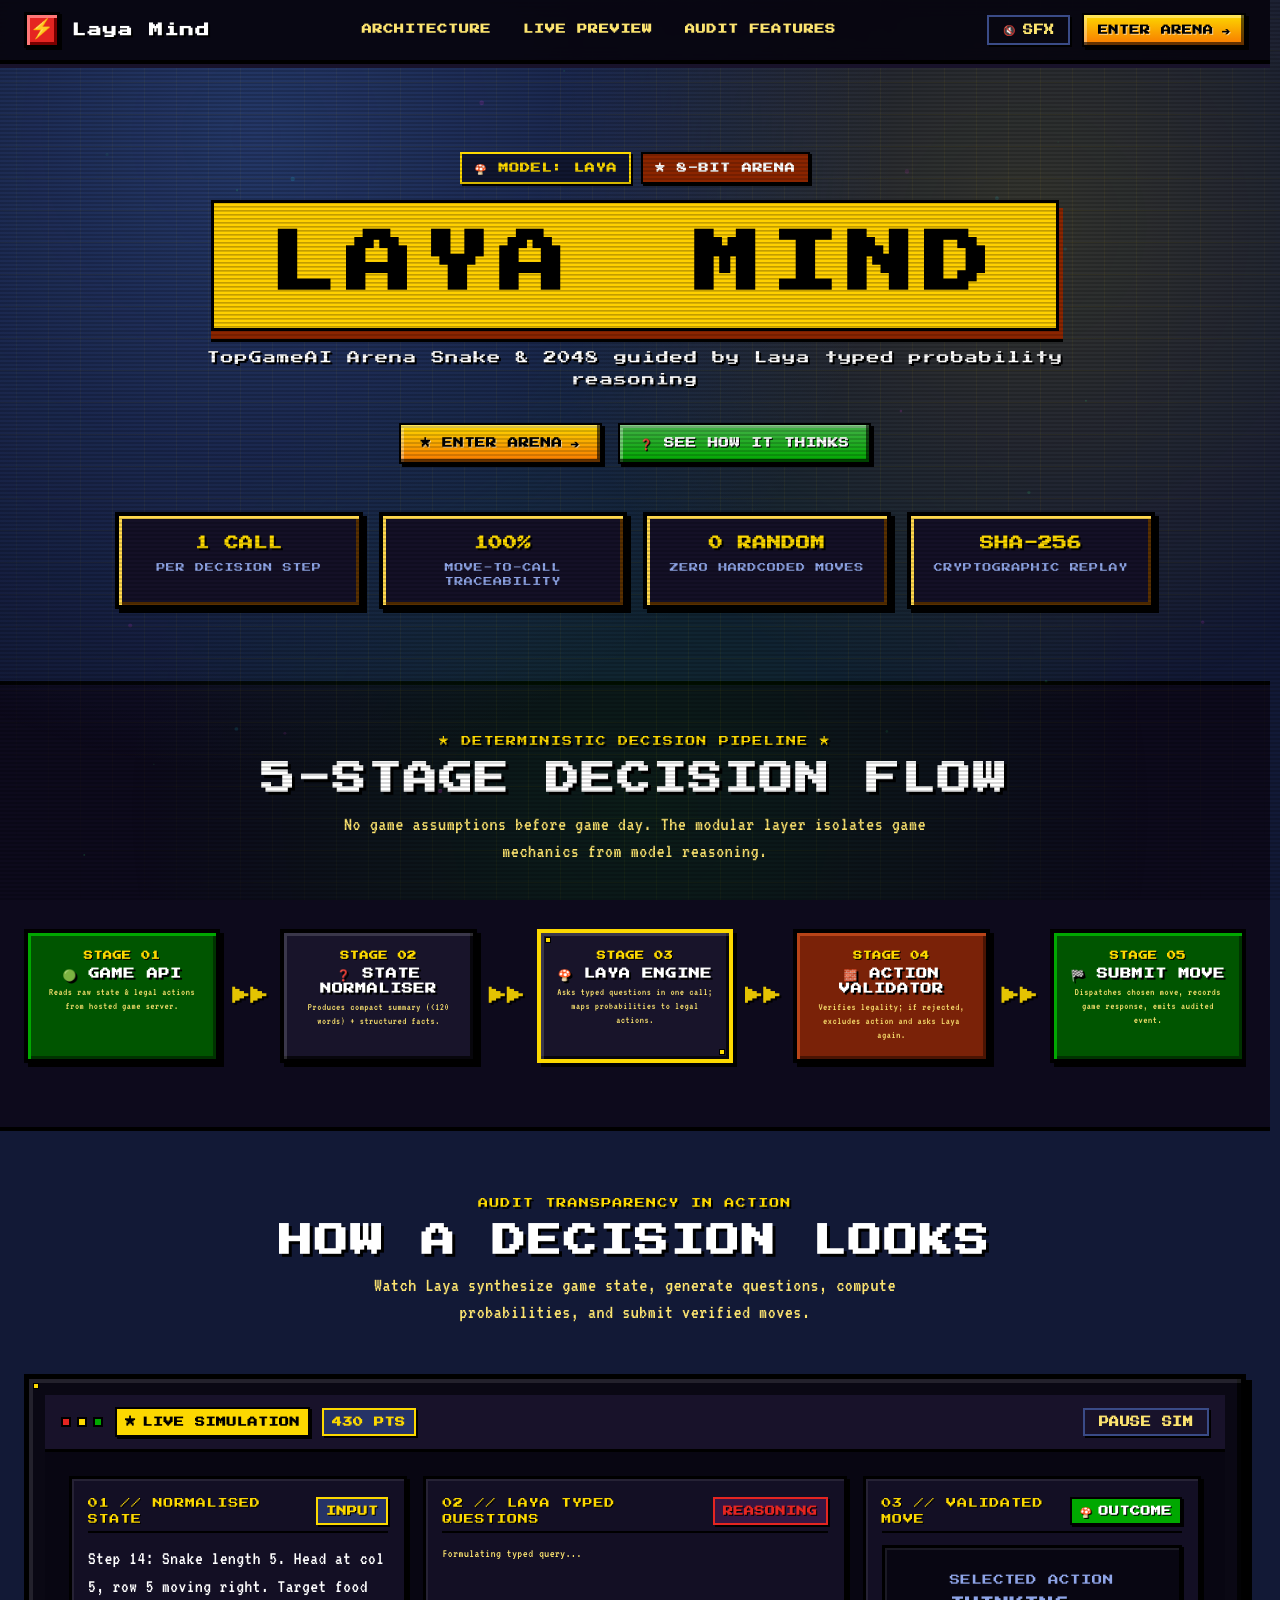
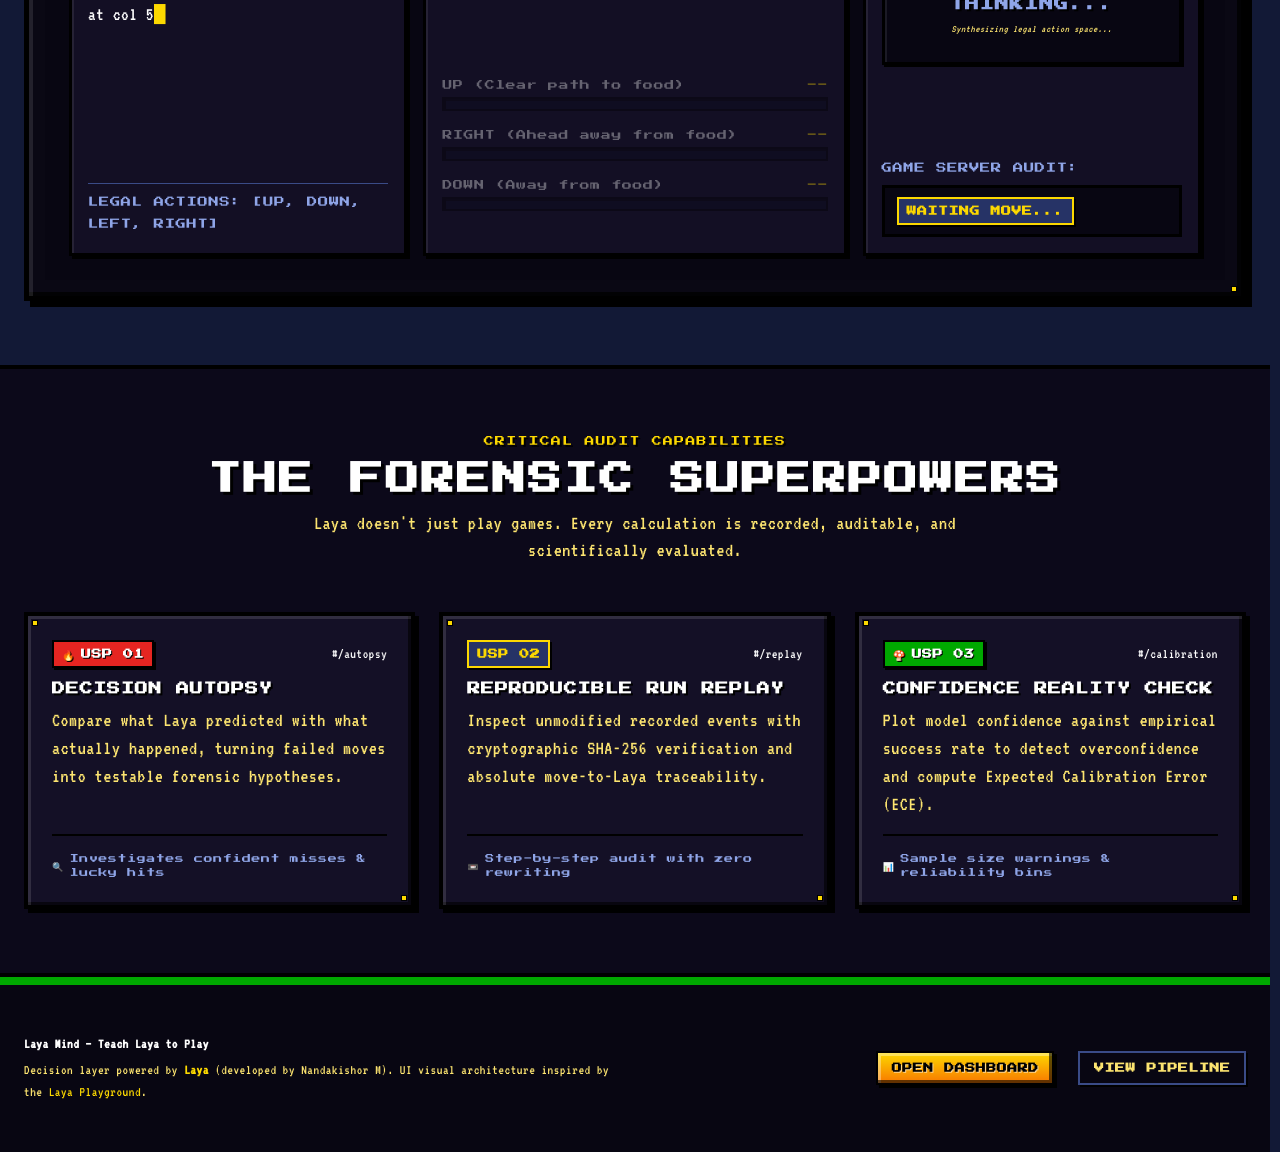
<file: web/index.html>
<!DOCTYPE html>
<html lang="en">
<head>
  <meta charset="UTF-8">
  <meta name="viewport" content="width=device-width, initial-scale=1.0">
  <meta name="description" content="Laya Mind: Teach Laya to play hosted games. Every move logged. Every decision visible. Deterministic audit layer for hackathon autonomous gaming.">
  <title>Laya Mind — Teach Laya to Play</title>
  <meta http-equiv="Cache-Control" content="no-cache, no-store, must-revalidate">
  <meta http-equiv="Pragma" content="no-cache">
  <meta http-equiv="Expires" content="0">
  <link rel="stylesheet" href="css/tokens.css?v=20261014_hd">
  <link rel="stylesheet" href="css/base.css?v=20261014_hd">
  <link rel="stylesheet" href="css/components.css?v=20261014_hd">
  <link rel="stylesheet" href="css/landing.css?v=20261014_hd">
</head>
<body>
  <!-- Ambient Cyber Overlays -->
  <div class="bg-grid" aria-hidden="true"></div>
  <div class="bg-ambient" aria-hidden="true"></div>
  <div class="scanlines" aria-hidden="true"></div>

  <!-- Header / Navigation -->
  <header class="site-header">
    <div class="container nav-container">
      <a href="index.html" class="brand-logo" aria-label="Laya Mind Home">
        <span class="brand-icon" aria-hidden="true">⚡</span>
        <span class="brand-title">Laya Mind</span>
      </a>

      <nav aria-label="Main Navigation">
        <ul class="nav-links">
          <li><a href="#pipeline" class="nav-link">Architecture</a></li>
          <li><a href="#preview" class="nav-link">Live Preview</a></li>
          <li><a href="#usps" class="nav-link">Audit Features</a></li>
        </ul>
      </nav>

      <div style="display: flex; align-items: center; gap: var(--space-sm);">
        <button id="btn-sound-toggle-landing" class="btn btn-ghost btn-sm" aria-label="Toggle 8-bit sound" title="Toggle 8-bit retro sound">
          <span id="sound-landing-icon">🔇</span>
          <span id="sound-landing-label">SFX</span>
        </button>
        <a href="dashboard.html" class="btn btn-primary btn-sm" id="btn-header-arena">
          <span>ENTER ARENA</span>
          <span aria-hidden="true">➔</span>
        </a>
      </div>
    </div>
  </header>

  <main>
    <!-- Hero Section -->
    <section class="hero container" aria-labelledby="hero-heading">
      <div class="hero-meta-badge">
        <span class="hero-badge hero-badge-model">🍄 MODEL: LAYA</span>
        <span class="hero-badge hero-badge-arena">★ 8-BIT ARENA</span>
      </div>

      <div class="hero-banner-wrapper">
        <h1 id="hero-heading" class="hero-title-banner">Laya Mind</h1>
      </div>
      <p class="hero-tagline">
        TopGameAI Arena — Snake (12x12 Grid) guided by Laya typed probability reasoning
      </p>

      <div class="hero-actions">
        <a href="dashboard.html" class="btn btn-primary btn-lg" id="btn-hero-arena">
          <span>★ ENTER ARENA</span>
          <span aria-hidden="true">➔</span>
        </a>
        <a href="#preview" class="btn btn-secondary btn-lg" id="btn-hero-preview">
          <span>❓ SEE HOW IT THINKS</span>
        </a>
      </div>

      <!-- Quick Stats Ticker -->
      <div class="stats-strip" aria-label="System Guarantees">
        <div class="stat-item">
          <div class="stat-value">1 CALL</div>
          <div class="stat-label">Per Decision Step</div>
        </div>
        <div class="stat-item">
          <div class="stat-value">100%</div>
          <div class="stat-label">Move-to-Call Traceability</div>
        </div>
        <div class="stat-item">
          <div class="stat-value">0 RANDOM</div>
          <div class="stat-label">Zero Hardcoded Moves</div>
        </div>
        <div class="stat-item">
          <div class="stat-value">SHA-256</div>
          <div class="stat-label">Cryptographic Replay</div>
        </div>
      </div>
    </section>

    <!-- Pipeline Strip Section -->
    <section id="pipeline" class="pipeline-section" aria-labelledby="pipeline-heading">
      <div class="container">
        <div class="section-header">
          <div class="section-tag">★ DETERMINISTIC DECISION PIPELINE ★</div>
          <h2 id="pipeline-heading" class="section-title">5-STAGE DECISION FLOW</h2>
          <p class="section-desc">
            No game assumptions before game day. The modular layer isolates game mechanics from model reasoning.
          </p>
        </div>

        <div class="pipeline-strip" role="list" aria-label="Pipeline Stages">
          <!-- Stage 1 -->
          <div class="pipeline-node card-pipe" role="listitem">
            <span class="pipeline-node-num">STAGE 01</span>
            <h3 class="pipeline-node-title">🟢 Game API</h3>
            <p class="pipeline-node-desc">Reads raw state &amp; legal actions from hosted game server.</p>
          </div>

          <div class="pipeline-arrow" aria-hidden="true">▶▶</div>

          <!-- Stage 2 -->
          <div class="pipeline-node" role="listitem">
            <span class="pipeline-node-num">STAGE 02</span>
            <h3 class="pipeline-node-title">❓ State Normaliser</h3>
            <p class="pipeline-node-desc">Produces compact summary (&lt;120 words) + structured facts.</p>
          </div>

          <div class="pipeline-arrow" aria-hidden="true">▶▶</div>

          <!-- Stage 3 -->
          <div class="pipeline-node hud-card" style="border-color: var(--mario-yellow);" role="listitem">
            <span class="pipeline-node-num" style="color: var(--mario-yellow);">STAGE 03</span>
            <h3 class="pipeline-node-title">🍄 Laya Engine</h3>
            <p class="pipeline-node-desc">Asks typed questions in one call; maps probabilities to legal actions.</p>
          </div>

          <div class="pipeline-arrow" aria-hidden="true">▶▶</div>

          <!-- Stage 4 -->
          <div class="pipeline-node card-brick" role="listitem">
            <span class="pipeline-node-num">STAGE 04</span>
            <h3 class="pipeline-node-title">🧱 Action Validator</h3>
            <p class="pipeline-node-desc">Verifies legality; if rejected, excludes action and asks Laya again.</p>
          </div>

          <div class="pipeline-arrow" aria-hidden="true">▶▶</div>

          <!-- Stage 5 -->
          <div class="pipeline-node card-pipe" role="listitem">
            <span class="pipeline-node-num">STAGE 05</span>
            <h3 class="pipeline-node-title">🏁 Submit Move</h3>
            <p class="pipeline-node-desc">Dispatches chosen move, records game response, emits audited event.</p>
          </div>
        </div>
      </div>
    </section>

    <!-- "How a Decision Looks" Preview Section -->
    <section id="preview" class="preview-section container" aria-labelledby="preview-heading">
      <div class="section-header">
        <div class="section-tag">AUDIT TRANSPARENCY IN ACTION</div>
        <h2 id="preview-heading" class="section-title">HOW A DECISION LOOKS</h2>
        <p class="section-desc">
          Watch Laya synthesize game state, generate questions, compute probabilities, and submit verified moves.
        </p>
      </div>

      <div class="preview-console hud-card">
        <!-- Top status bar -->
        <div class="preview-topbar">
          <div class="preview-indicators">
            <div class="console-dots" aria-hidden="true">
              <span class="console-dot red"></span>
              <span class="console-dot amber"></span>
              <span class="console-dot green"></span>
            </div>
            <span class="badge badge-live">LIVE SIMULATION</span>
            <span class="badge badge-cyan" id="sim-score-counter">430 PTS</span>
          </div>

          <button id="sim-play-pause-btn" class="btn btn-ghost btn-sm" aria-label="Toggle simulation playback">
            PAUSE SIM
          </button>
        </div>

        <!-- 3-Column Decision Viewer -->
        <div class="preview-grid">
          <!-- Col 1: State -->
          <div class="preview-col">
            <div class="preview-col-title">
              <span>01 // NORMALISED STATE</span>
              <span class="badge badge-cyan">INPUT</span>
            </div>
            <div id="sim-state-text" class="preview-state-text">
              Loading scenario facts...
            </div>
            <div style="margin-top: auto; padding-top: var(--space-xs); border-top: 1px solid var(--border-subtle);">
              <span style="font-size: var(--text-xs); color: var(--text-muted); font-family: var(--font-mono);">
                LEGAL ACTIONS: [UP, DOWN, LEFT, RIGHT]
              </span>
            </div>
          </div>

          <!-- Col 2: Questions & Probabilities -->
          <div class="preview-col">
            <div class="preview-col-title">
              <span>02 // LAYA TYPED QUESTIONS</span>
              <span class="badge" style="background: rgba(255, 61, 242, 0.15); color: var(--neon-magenta); border-color: var(--neon-magenta);">REASONING</span>
            </div>
            <div id="sim-question-area" class="preview-questions-area">
              <div style="color: var(--text-secondary); font-size: var(--text-sm);">
                Formulating typed query...
              </div>
            </div>
            <div id="sim-options-container" style="display: flex; flex-direction: column; gap: var(--space-xs); margin-top: auto;">
              <!-- Probability bars populated via fx.js -->
            </div>
          </div>

          <!-- Col 3: Selected Action & Outcome -->
          <div class="preview-col">
            <div class="preview-col-title">
              <span>03 // VALIDATED MOVE</span>
              <span class="badge badge-good">OUTCOME</span>
            </div>

            <div class="preview-action-box">
              <div style="font-size: var(--text-xs); color: var(--text-muted); font-family: var(--font-mono); margin-bottom: 4px;">
                SELECTED ACTION
              </div>
              <div id="sim-decision-name" class="preview-action-name">
                THINKING...
              </div>
              <div id="sim-reason-text" class="preview-reason">
                Awaiting model evaluation...
              </div>
            </div>

            <div style="margin-top: auto; display: flex; flex-direction: column; gap: var(--space-xs);">
              <div style="font-size: var(--text-xs); color: var(--text-muted); font-family: var(--font-mono);">
                GAME SERVER AUDIT:
              </div>
              <div id="sim-response-box" class="preview-response-box">
                <span class="badge badge-cyan">WAITING MOVE...</span>
              </div>
            </div>
          </div>
        </div>
      </div>
    </section>

    <!-- Required USPs Section (4 Distinct Cards) -->
    <section id="usps" class="usp-section container" aria-labelledby="usps-heading">
      <div class="section-header">
        <div class="section-tag">CRITICAL AUDIT CAPABILITIES</div>
        <h2 id="usps-heading" class="section-title">THE FORENSIC SUPERPOWERS</h2>
        <p class="section-desc">
          Laya doesn't just play games. Every calculation is recorded, auditable, and scientifically evaluated.
        </p>
      </div>

      <div class="usp-grid">
        <!-- USP 1: Decision Autopsy -->
        <article class="hud-card card-interactive usp-card">
          <div class="usp-card-top">
            <div class="usp-badge-row">
              <span class="badge badge-bad">USP 01</span>
              <span class="kbd">#/autopsy</span>
            </div>
            <h3 class="usp-title">Decision Autopsy</h3>
            <p class="usp-sentence">
              Compare what Laya predicted with what actually happened, turning failed moves into testable forensic hypotheses.
            </p>
          </div>
          <div class="usp-card-footer">
            <span aria-hidden="true">🔍</span>
            <span>Investigates confident misses &amp; lucky hits</span>
          </div>
        </article>

        <!-- USP 2: Reproducible Run Replay -->
        <article class="hud-card card-interactive usp-card">
          <div class="usp-card-top">
            <div class="usp-badge-row">
              <span class="badge badge-cyan">USP 02</span>
              <span class="kbd">#/replay</span>
            </div>
            <h3 class="usp-title">Reproducible Run Replay</h3>
            <p class="usp-sentence">
              Inspect unmodified recorded events with cryptographic SHA-256 verification and absolute move-to-Laya traceability.
            </p>
          </div>
          <div class="usp-card-footer">
            <span aria-hidden="true">📼</span>
            <span>Step-by-step audit with zero rewriting</span>
          </div>
        </article>

        <!-- USP 3: Confidence Reality Check -->
        <article class="hud-card card-interactive usp-card">
          <div class="usp-card-top">
            <div class="usp-badge-row">
              <span class="badge badge-good">USP 03</span>
              <span class="kbd">#/calibration</span>
            </div>
            <h3 class="usp-title">Confidence Reality Check</h3>
            <p class="usp-sentence">
              Plot model confidence against empirical success rate to detect overconfidence and compute Expected Calibration Error (ECE).
            </p>
          </div>
          <div class="usp-card-footer">
            <span aria-hidden="true">📊</span>
            <span>Sample size warnings &amp; reliability bins</span>
          </div>
        </article>
      </div>
    </section>


  </main>

  <!-- Footer -->
  <footer class="site-footer">
    <div class="container footer-content">
      <div class="footer-credits">
        <p style="margin-bottom: 4px; color: var(--text-primary); font-weight: 600;">
          Laya Mind — Teach Laya to Play
        </p>
        <p style="margin-bottom: 0;">
          Decision layer powered by <strong>Laya</strong> (developed by Nandakishor M). 
          UI visual architecture inspired by the <a href="https://brainfunctioncollapse.com/laya" target="_blank" rel="noopener noreferrer">Laya Playground</a>.
        </p>
      </div>

      <div class="footer-links">
        <a href="dashboard.html" class="btn btn-primary btn-sm">OPEN DASHBOARD</a>
        <a href="#pipeline" class="btn btn-ghost btn-sm">VIEW PIPELINE</a>
      </div>
    </div>
  </footer>

  <!-- Script: fx.js micro-animations and simulation -->
  <script type="module">
    import { initDecisionSimulator, initParticleBackground, triggerMarioCoinPop, triggerMarioBlockBump } from './js/fx.js';
    import { toggleSound, isSoundEnabled, playMarioJumpSound, playMarioCoinSound } from './js/sound.js';
    import { gameConfig } from './config.js';

    document.addEventListener('DOMContentLoaded', () => {
      // Mount capped, rAF ambient particles
      initParticleBackground('.bg-ambient');

      // Update hero tagline if customized in web/config.js
      if (gameConfig && gameConfig.gameTagline) {
        const tagline = document.querySelector('.hero-tagline');
        if (tagline) {
          tagline.textContent = gameConfig.gameTagline;
        }
      }

      // Landing Sound Toggle Button
      const soundBtn = document.getElementById('btn-sound-toggle-landing');
      const soundIcon = document.getElementById('sound-landing-icon');
      const soundLabel = document.getElementById('sound-landing-label');

      if (soundBtn) {
        function updateLandingSoundUI() {
          const enabled = isSoundEnabled();
          if (soundIcon) soundIcon.textContent = enabled ? '🔊' : '🔇';
          if (soundLabel) soundLabel.textContent = enabled ? 'SFX ON' : 'SFX';
          if (enabled) soundBtn.classList.add('sound-active');
          else soundBtn.classList.remove('sound-active');
        }
        updateLandingSoundUI();

        soundBtn.addEventListener('click', () => {
          const newState = toggleSound();
          updateLandingSoundUI();
          triggerMarioBlockBump(soundBtn);
          if (newState) {
            triggerMarioCoinPop(soundBtn, 'SFX ON!');
          }
        });
      }

      // Add arcade interactive effects on arena buttons
      const arenaButtons = document.querySelectorAll('#btn-header-arena, #btn-hero-arena');
      arenaButtons.forEach(btn => {
        btn.addEventListener('click', () => {
          playMarioJumpSound();
          triggerMarioCoinPop(btn, 'ENTER!');
        });
      });

      // Interactive arcade blocks
      document.querySelectorAll('.stat-item, .pipeline-node').forEach(block => {
        block.style.cursor = 'pointer';
        block.addEventListener('click', () => {
          triggerMarioBlockBump(block);
          triggerMarioCoinPop(block, '+10');
          playMarioCoinSound();
        });
      });

      initDecisionSimulator({
        stateEl: document.getElementById('sim-state-text'),
        questionEl: document.getElementById('sim-question-area'),
        optionsContainer: document.getElementById('sim-options-container'),
        decisionEl: document.getElementById('sim-decision-name'),
        reasonEl: document.getElementById('sim-reason-text'),
        responseEl: document.getElementById('sim-response-box'),
        scoreEl: document.getElementById('sim-score-counter'),
        playPauseBtn: document.getElementById('sim-play-pause-btn')
      });
    });
  </script>
</body>
</html>
</file>
<file: web/css/tokens.css>
/* ==========================================================================
   BEAT THE BOT — MARIO RETRO ARCADE DESIGN TOKENS (tokens.css)
   Inspired by Super Mario Bros, 8-Bit NES Arcade, & Pixel Art UI
   ========================================================================== */

@import url('https://fonts.googleapis.com/css2?family=Press+Start+2P&family=VT323&family=Silkscreen:wght@400;700&family=JetBrains+Mono:wght@400;700&display=swap');

:root {
  /* --- Super Mario Iconic World Colors --- */
  --mario-sky: #5c94fc;             /* Classic World 1-1 Sky Blue */
  --mario-sky-dark: #1e2e6b;        /* Night Castle Sky */
  --mario-red: #e52521;             /* Mario Cap & Fire Flower */
  --mario-yellow: #fcd800;          /* Super Star & Gold Coin */
  --mario-yellow-dark: #d89800;     /* Deep Coin Shadow */
  --mario-green: #00a800;           /* Warp Pipe & 1-UP Mushroom */
  --mario-green-bright: #43b047;    /* Bright Grass Green */
  --mario-brick: #b84418;           /* Breakable Brick Block */
  --mario-brick-dark: #702800;      /* Brick Outline */
  --mario-orange: #f87800;          /* Question [?] Block Gold */
  --mario-cloud: #ffffff;           /* Puffy Pixel Cloud */
  --mario-dirt: #885418;            /* Underground Soil */
  --mario-dirt-dark: #482c0c;       /* Soil Outline */

  /* --- Primary Arcade Palette (Dark Blue NES Night Mode) --- */
  --bg-primary: #121936;            /* Deep NES Night Sky */
  --bg-secondary: #0c1126;          /* Darker World Grid */
  --bg-panel: #1b254d;              /* Retro HUD Blue Box */
  --bg-panel-elevated: #263366;     /* Elevated Question Panel */
  --bg-panel-translucent: rgba(27, 37, 77, 0.94);
  --bg-card-hover: #324385;

  /* --- Mapped Accent Tokens (Drop-in compatibility with HUD) --- */
  --neon-cyan: #fcd800;             /* Mapped to Super Star Gold */
  --neon-cyan-dim: #b89800;
  --neon-cyan-glow: rgba(252, 216, 0, 0.45);
  --neon-cyan-soft: rgba(252, 216, 0, 0.16);

  --neon-magenta: #e52521;          /* Mapped to Mario Red */
  --neon-magenta-dim: #9e120f;
  --neon-magenta-glow: rgba(229, 37, 33, 0.45);
  --neon-magenta-soft: rgba(229, 37, 33, 0.16);

  --neon-green: #00a800;            /* Mapped to 1-UP / Warp Pipe Green */
  --neon-green-dim: #006b00;
  --neon-green-glow: rgba(0, 168, 0, 0.45);
  --neon-green-soft: rgba(0, 168, 0, 0.16);

  --amber: #f87800;                 /* Mapped to Question Block Orange */
  --amber-dim: #b35200;
  --amber-glow: rgba(248, 120, 0, 0.45);
  --amber-soft: rgba(248, 120, 0, 0.18);

  --red: #d82800;                   /* Mapped to Hazard / Lava Red */
  --red-dim: #8a1500;
  --red-glow: rgba(216, 40, 0, 0.45);
  --red-soft: rgba(216, 40, 0, 0.18);

  /* --- Typography Colors --- */
  --text-primary: #ffffff;
  --text-secondary: #fce470;        /* Light Coin Gold */
  --text-muted: #8fa5e8;          /* Muted Sky Blue */
  --text-dim: #54689e;
  --text-inverse: #000000;

  /* --- Pixel Borders (Stepped Hard Shadows, No Blur) --- */
  --border-subtle: #3a4b87;
  --border-medium: #fcd800;         /* Gold Pixel Trim */
  --border-bright: #ffffff;
  --border-magenta-subtle: #e52521;
  --border-magenta-bright: #ff6860;

  /* --- 8-Bit Pixel Typography --- */
  --font-heading: 'Press Start 2P', 'Silkscreen', monospace;
  --font-body: 'VT323', 'Silkscreen', monospace;
  --font-mono: 'Press Start 2P', 'VT323', monospace;

  --text-xs: 0.65rem;     /* 10px in pixel font */
  --text-sm: 0.75rem;     /* 12px */
  --text-base: 0.875rem;  /* 14px */
  --text-lg: 1.125rem;    /* 18px */
  --text-xl: 1.35rem;     /* 22px */
  --text-2xl: 1.75rem;    /* 28px */
  --text-3xl: 2.25rem;    /* 36px */
  --text-4xl: 3rem;       /* 48px */

  /* --- Pixel Shadow System (Crisp Stepped Bevels) --- */
  --pixel-border: 0 0 0 3px #000, 0 0 0 6px #fcd800;
  --pixel-border-sm: 0 0 0 2px #000, 0 0 0 4px #fcd800;
  --pixel-border-brick: 0 0 0 3px #000, 0 0 0 6px #b84418;
  --pixel-border-pipe: 0 0 0 3px #000, 0 0 0 6px #00a800;
  --pixel-box-shadow: 4px 4px 0 #000;
  --pixel-text-shadow: 2px 2px 0 #000, 3px 3px 0 #000;

  --shadow-card: 4px 4px 0 #000, 8px 8px 0 rgba(0, 0, 0, 0.6);
  --shadow-card-elevated: 6px 6px 0 #000, 10px 10px 0 rgba(252, 216, 0, 0.3);

  --radius-xs: 0px;
  --radius-sm: 0px;
  --radius-md: 0px;
  --radius-lg: 0px;
  --radius-xl: 0px;
  --radius-full: 0px;

  /* --- Spacing Scale --- */
  --space-2xs: 4px;
  --space-xs: 8px;
  --space-sm: 12px;
  --space-md: 16px;
  --space-lg: 24px;
  --space-xl: 32px;
  --space-2xl: 48px;
  --space-3xl: 64px;
  --space-4xl: 96px;

  /* --- Transitions & Timing --- */
  --transition-fast: 120ms steps(3);
  --transition-normal: 220ms steps(5);
  --transition-slow: 400ms steps(8);

  /* --- Z-index Scale --- */
  --z-base: 1;
  --z-elevated: 10;
  --z-overlay: 100;
  --z-modal: 1000;
  --z-notification: 9999;
}
</file>
<file: web/css/base.css>
/* ==========================================================================
   BEAT THE BOT — BASE STYLES & RETRO MARIO PIXEL LAYOUT (base.css)
   ========================================================================== */

*, *::before, *::after {
  box-sizing: border-box;
  margin: 0;
  padding: 0;
  image-rendering: pixelated;
}

html {
  font-size: 16px;
  scroll-behavior: auto;
  overflow-y: scroll;
  scrollbar-gutter: stable;
  overflow-anchor: auto;
  background-color: var(--bg-primary);
  color: var(--text-primary);
  font-family: var(--font-body);
  text-rendering: geometricPrecision;
  -webkit-font-smoothing: none;
  -moz-osx-font-smoothing: none;
}

body {
  min-height: 100vh;
  background-color: var(--bg-primary);
  color: var(--text-primary);
  font-size: var(--text-base);
  line-height: 1.6;
  overflow-x: hidden;
  position: relative;
  letter-spacing: 0.04em;
}

/* --- Accessibility Focus States --- */
:focus-visible {
  outline: 3px solid var(--neon-cyan);
  outline-offset: 3px;
  box-shadow: 0 0 0 5px #000;
}

/* --- Retro Mario 8-Bit Typography Defaults --- */
h1, h2, h3, h4, h5, h6 {
  font-family: var(--font-heading);
  text-transform: uppercase;
  letter-spacing: 0.06em;
  font-weight: 700;
  line-height: 1.35;
  color: var(--text-primary);
  text-shadow: 2px 2px 0 #000, 4px 4px 0 #000;
}

h1 {
  font-size: clamp(1.4rem, 4vw, var(--text-3xl));
  color: var(--mario-yellow);
}

h2 {
  font-size: clamp(1.15rem, 2.8vw, var(--text-2xl));
  color: #ffffff;
}

h3 {
  font-size: clamp(0.95rem, 2vw, var(--text-xl));
  color: var(--mario-yellow);
}

h4 {
  font-size: var(--text-lg);
  color: #ffffff;
}

/* Mario 3D Gradient Banner (Inspired by "YOU WIN!" Reference) */
.mario-title-3d {
  display: inline-block;
  background: linear-gradient(180deg, #fce470 0%, #fcd800 35%, #f87800 65%, #b84418 100%);
  -webkit-background-clip: text;
  -webkit-text-fill-color: transparent;
  color: var(--mario-yellow);
  font-family: var(--font-heading);
  font-weight: 900;
  filter: drop-shadow(3px 3px 0 #000) drop-shadow(5px 5px 0 #481800);
}

p {
  color: var(--text-secondary);
  font-size: var(--text-base);
  margin-bottom: var(--space-sm);
  line-height: 1.6;
}

a {
  color: var(--mario-yellow);
  text-decoration: none;
  transition: color var(--transition-fast);
}

a:hover {
  color: #ffffff;
  text-shadow: 2px 2px 0 #000;
}

strong, b {
  color: var(--mario-yellow);
  font-weight: 700;
}

code, pre, .mono {
  font-family: var(--font-mono);
  font-size: 0.85em;
  color: var(--mario-yellow);
}

/* --- Mario 8-Bit Pixel Grid & Starry Sky Background --- */
.bg-grid {
  position: fixed;
  inset: 0;
  pointer-events: none;
  z-index: 0;
  background-image: 
    linear-gradient(to right, rgba(252, 216, 0, 0.05) 1px, transparent 1px),
    linear-gradient(to bottom, rgba(252, 216, 0, 0.05) 1px, transparent 1px);
  background-size: 32px 32px;
  background-position: center center;
  mask-image: radial-gradient(circle at 50% 30%, black 60%, transparent 95%);
  -webkit-mask-image: radial-gradient(circle at 50% 30%, black 60%, transparent 95%);
}

/* Twinkling Pixel Stars Overlay */
.bg-ambient {
  position: fixed;
  inset: 0;
  pointer-events: none;
  z-index: 0;
  background: 
    radial-gradient(circle at 20% 15%, rgba(92, 148, 252, 0.25) 0%, transparent 50%),
    radial-gradient(circle at 80% 25%, rgba(252, 216, 0, 0.15) 0%, transparent 40%),
    radial-gradient(circle at 50% 90%, rgba(0, 168, 0, 0.12) 0%, transparent 50%);
}

/* Subtle 8-Bit Arcade CRT Scanline Overlay */
.scanlines {
  position: fixed;
  inset: 0;
  pointer-events: none;
  z-index: var(--z-overlay);
  background: linear-gradient(
    rgba(18, 25, 54, 0) 50%, 
    rgba(0, 0, 0, 0.35) 50%
  );
  background-size: 100% 4px;
  opacity: 0.45;
}

/* --- 8-Bit Stepped Pixel Scrollbar --- */
::-webkit-scrollbar {
  width: 10px;
  height: 10px;
}

::-webkit-scrollbar-track {
  background: var(--bg-primary);
  border: 2px solid #000;
}

::-webkit-scrollbar-thumb {
  background: var(--mario-orange);
  border: 2px solid #000;
  box-shadow: inset -2px -2px 0 #b84418, inset 2px 2px 0 #fce470;
}

::-webkit-scrollbar-thumb:hover {
  background: var(--mario-yellow);
}

/* --- Selection Color --- */
::selection {
  background: var(--mario-yellow);
  color: #000;
  text-shadow: none;
}

/* --- Layout Wrappers --- */
.container {
  width: 100%;
  max-width: 1320px;
  margin-inline: auto;
  padding-inline: var(--space-lg);
  position: relative;
  z-index: 1;
}

.section {
  padding-block: var(--space-2xl);
  position: relative;
  z-index: 1;
}

/* --- Reduced Motion Compliance --- */
@media (prefers-reduced-motion: reduce) {
  *, *::before, *::after {
    animation-duration: 0.01ms !important;
    animation-iteration-count: 1 !important;
    transition-duration: 0.01ms !important;
    scroll-behavior: auto !important;
  }
}

/* --- HD 8-Bit Retro Arcade Utilities --- */
.bevel-3d {
  border: 3px solid #000 !important;
  box-shadow: 4px 4px 0 #000 !important;
  border-radius: 0 !important;
}

/* Green victory bevels for high scores / winners */
.bevel-green, .bevel-victory {
  background: #00a800 !important;
  border: 3px solid #000 !important;
  box-shadow: 4px 4px 0 #000, inset 2px 2px 0 #62d866, inset -2px -2px 0 #004d00 !important;
  color: #ffffff !important;
  text-shadow: 1px 1px 0 #000 !important;
  border-radius: 0 !important;
}

/* Amber bevels for uncertainty / rejected moves */
.bevel-amber {
  background: #f87800 !important;
  border: 3px solid #000 !important;
  box-shadow: 4px 4px 0 #000, inset 2px 2px 0 #ffaa44, inset -2px -2px 0 #883300 !important;
  color: #ffffff !important;
  text-shadow: 1px 1px 0 #000 !important;
  border-radius: 0 !important;
}

/* Mario red bevels for calibration cutoffs / collisions / severe faults */
.bevel-red, .bevel-cutoff {
  background: #e52521 !important;
  border: 3px solid #000 !important;
  box-shadow: 4px 4px 0 #000, inset 2px 2px 0 #ff6666, inset -2px -2px 0 #7a0000 !important;
  color: #ffffff !important;
  text-shadow: 1px 1px 0 #000 !important;
  border-radius: 0 !important;
}

/* Gold Question Block Bevel */
.bevel-gold {
  background: #fcd800 !important;
  border: 3px solid #000 !important;
  box-shadow: 4px 4px 0 #000, inset 2px 2px 0 #fff080, inset -2px -2px 0 #b38600 !important;
  color: #000000 !important;
  text-shadow: none !important;
  border-radius: 0 !important;
}

/* Clean, high-contrast arcade headings with pixel text shadows */
.arcade-heading {
  font-family: var(--font-heading) !important;
  text-shadow: 2px 2px 0 #000 !important;
  text-transform: uppercase !important;
  letter-spacing: 0.06em !important;
}

/* Consistent Arcade-style chamfered buttons & chips with tactile feedback */
.arcade-chip {
  display: inline-flex;
  align-items: center;
  gap: 6px;
  padding: 4px 10px;
  background: #141026;
  border: 2px solid #000;
  box-shadow: 2px 2px 0 #000, inset 1px 1px 0 rgba(255, 255, 255, 0.15);
  border-radius: 0;
  font-family: var(--font-heading);
  font-size: 10px;
  font-weight: 700;
  letter-spacing: 0.05em;
  color: var(--text-secondary);
  cursor: pointer;
  user-select: none;
  transition: all var(--transition-fast);
}

.arcade-chip:hover {
  background: var(--mario-yellow);
  color: #000;
  border-color: #000;
  box-shadow: 3px 3px 0 #000;
  transform: translate(-1px, -1px);
}

.arcade-chip:active {
  transform: translate(1px, 1px);
  box-shadow: 1px 1px 0 #000;
}
</file>
<file: web/css/components.css>
/* ==========================================================================
   BEAT THE BOT — MARIO RETRO ARCADE COMPONENTS (components.css)
   Pixel Art Boxes, Chunky 3D Arcade Buttons, Coin Meters, & Badges
   ========================================================================== */

/* --- 1. Mario Pixel HUD Card (.hud-card) --- */
.hud-card {
  position: relative;
  background-color: var(--bg-panel);
  border: 3px solid #000;
  border-radius: 0;
  padding: var(--space-md);
  box-shadow: 4px 4px 0 #000, inset 0 0 0 2px rgba(252, 216, 0, 0.25);
  transition: transform var(--transition-fast), box-shadow var(--transition-fast);
}

.hud-card:hover {
  box-shadow: 4px 4px 0 #000, inset 0 0 0 2px var(--mario-yellow);
}

/* Pixel Corner Studs */
.hud-card::before,
.hud-card::after {
  content: '';
  position: absolute;
  width: 6px;
  height: 6px;
  background: var(--mario-yellow);
  border: 1px solid #000;
  pointer-events: none;
}

.hud-card::before {
  top: 4px;
  left: 4px;
}

.hud-card::after {
  bottom: 4px;
  right: 4px;
}

/* Mario Brick & Fire Variant */
.hud-card.card-magenta {
  box-shadow: 4px 4px 0 #000, inset 0 0 0 2px rgba(229, 37, 33, 0.4);
}

.hud-card.card-magenta::before,
.hud-card.card-magenta::after {
  background: var(--mario-red);
}

.hud-card.card-magenta:hover {
  box-shadow: 4px 4px 0 #000, inset 0 0 0 2px var(--mario-red);
}

/* Interactive Card Bump */
.hud-card.card-interactive {
  cursor: pointer;
}

.hud-card.card-interactive:hover {
  transform: translateY(-3px);
  box-shadow: 4px 7px 0 #000, inset 0 0 0 2px var(--mario-yellow);
}

.hud-card.card-interactive:active {
  transform: translate(2px, 2px);
  box-shadow: 2px 2px 0 #000;
}

/* --- 2. Chunky 3D Arcade Buttons (.btn, .btn-primary, etc.) --- */
.btn {
  display: inline-flex;
  align-items: center;
  justify-content: center;
  gap: var(--space-xs);
  padding: 0.65rem 1.25rem;
  font-family: var(--font-heading);
  font-size: var(--text-xs);
  font-weight: 700;
  text-transform: uppercase;
  letter-spacing: 0.05em;
  text-decoration: none;
  cursor: pointer;
  border: 2px solid #000;
  background: var(--bg-panel-elevated);
  color: #ffffff;
  border-radius: 0;
  position: relative;
  box-shadow: 
    inset -3px -3px 0 0 rgba(0, 0, 0, 0.6), 
    inset 3px 3px 0 0 rgba(255, 255, 255, 0.35), 
    3px 3px 0 0 #000;
  transition: all var(--transition-fast);
  user-select: none;
}

.btn:hover {
  color: var(--mario-yellow);
  background: var(--bg-card-hover);
  transform: translateY(-2px);
  box-shadow: 
    inset -3px -3px 0 0 rgba(0, 0, 0, 0.6), 
    inset 3px 3px 0 0 rgba(255, 255, 255, 0.5), 
    3px 5px 0 0 #000;
}

.btn:active {
  transform: translate(3px, 3px);
  box-shadow: 
    inset 3px 3px 0 0 #000, 
    0 0 0 0 #000;
}

/* Primary Button (Super Star Gold / Question Block) */
.btn-primary {
  background: linear-gradient(180deg, #fcd800 0%, #f87800 100%);
  color: #000;
  text-shadow: 1px 1px 0 rgba(255, 255, 255, 0.6);
  border-color: #000;
}

.btn-primary:hover {
  background: linear-gradient(180deg, #fff080 0%, #fcd800 100%);
  color: #000;
}

/* Secondary Button (Warp Pipe Green) */
.btn-secondary {
  background: linear-gradient(180deg, #43b047 0%, #00a800 100%);
  color: #fff;
  text-shadow: 1px 1px 0 #000;
}

.btn-secondary:hover {
  background: linear-gradient(180deg, #62d866 0%, #00a800 100%);
  color: #fff;
}

/* Ghost Button (Retro Arcade Blue Border) */
.btn-ghost {
  background: transparent;
  border: 2px solid var(--border-subtle);
  color: var(--text-secondary);
  box-shadow: 2px 2px 0 #000;
}

.btn-ghost:hover {
  border-color: var(--mario-yellow);
  color: var(--mario-yellow);
  background: rgba(252, 216, 0, 0.1);
}

.btn-sm {
  padding: 0.45rem 0.85rem;
  font-size: 10px;
}

/* --- 3. Mario Badges & Status Chips (.badge) --- */
.badge {
  display: inline-flex;
  align-items: center;
  gap: 6px;
  padding: 4px 8px;
  font-family: var(--font-heading);
  font-size: 10px;
  font-weight: 700;
  text-transform: uppercase;
  letter-spacing: 0.05em;
  border-radius: 0;
  border: 2px solid #000;
  background: var(--bg-panel-elevated);
  color: var(--text-primary);
  box-shadow: 2px 2px 0 #000;
}

/* Live Super Star Flashing Badge */
.badge-live {
  background: var(--mario-yellow);
  color: #000;
  border-color: #000;
  animation: marioStarFlash 1.2s infinite;
}

@keyframes marioStarFlash {
  0%, 100% { background: var(--mario-yellow); color: #000; }
  50% { background: #ffffff; color: #000; }
}

.badge-live::before {
  content: '★';
  font-size: 11px;
}

/* Good Move / 1-UP Green */
.badge-good {
  background: var(--mario-green);
  color: #ffffff;
  text-shadow: 1px 1px 0 #000;
}

.badge-good::before {
  content: '🍄';
  font-size: 10px;
}

/* Bad Move / Fire Damage */
.badge-bad {
  background: var(--mario-red);
  color: #ffffff;
  text-shadow: 1px 1px 0 #000;
}

.badge-bad::before {
  content: '🔥';
  font-size: 10px;
}

/* Illegal / Question Block Retry */
.badge-illegal {
  background: var(--mario-orange);
  color: #000;
}

.badge-illegal::before {
  content: '❓';
  font-size: 10px;
}

.badge-cyan {
  background: var(--bg-panel-elevated);
  border-color: var(--mario-yellow);
  color: var(--mario-yellow);
}

.badge-demo {
  background: var(--mario-brick);
  color: #fff;
}

/* --- 4. Retro Segmented Coin Probability Bar (.prob-bar) --- */
.prob-bar {
  margin-bottom: var(--space-xs);
}

.prob-bar-header {
  display: flex;
  justify-content: space-between;
  align-items: center;
  font-family: var(--font-heading);
  font-size: 10px;
  margin-bottom: 4px;
}

.prob-bar-label {
  color: var(--text-primary);
}

.prob-bar-val {
  color: var(--mario-yellow);
  font-weight: 700;
}

.prob-bar-track {
  width: 100%;
  height: 14px;
  background: #080c1d;
  border: 2px solid #000;
  box-shadow: inset 2px 2px 0 rgba(0, 0, 0, 0.8);
  position: relative;
  overflow: hidden;
}

.prob-bar-fill {
  height: 100%;
  background: linear-gradient(90deg, #f87800 0%, #fcd800 100%);
  border-right: 2px solid #000;
  transition: width 400ms steps(8);
  position: relative;
}

/* Pixel notch pattern on fill */
.prob-bar-fill::after {
  content: '';
  position: absolute;
  inset: 0;
  background-image: linear-gradient(to right, rgba(0, 0, 0, 0.35) 2px, transparent 2px);
  background-size: 8px 100%;
}

.prob-bar.winner .prob-bar-fill {
  background: linear-gradient(90deg, #00a800 0%, #fcd800 100%);
}

.prob-bar.winner .prob-bar-label {
  color: var(--mario-yellow);
}

/* --- 5. Mario Question Card (.question-card) --- */
.question-card {
  background: var(--bg-panel-elevated);
  border: 2px solid #000;
  padding: var(--space-sm);
  margin-bottom: var(--space-sm);
  box-shadow: 3px 3px 0 #000;
}

.question-card-header {
  display: flex;
  justify-content: space-between;
  align-items: center;
  border-bottom: 2px solid #000;
  padding-bottom: 6px;
  margin-bottom: 8px;
}

.question-text {
  font-family: var(--font-body);
  font-size: var(--text-sm);
  color: #ffffff;
  margin-bottom: 8px;
  line-height: 1.4;
}

.option-row {
  margin-bottom: 6px;
}

.option-meta {
  display: flex;
  justify-content: space-between;
  align-items: center;
  font-size: 10px;
  font-family: var(--font-heading);
  margin-bottom: 2px;
}

.option-row.is-winner .option-label {
  color: var(--mario-yellow);
}

.option-row.is-winner .option-prob {
  color: var(--mario-yellow);
  font-weight: 700;
}

/* --- 6. Mario Micro-Interactions & Coin Pop Animations --- */
.mario-coin-pop {
  display: inline-block;
  animation: coinPopJump 0.6s steps(6) forwards;
}

@keyframes coinPopJump {
  0% { transform: translateY(0); opacity: 1; }
  50% { transform: translateY(-24px); opacity: 1; }
  100% { transform: translateY(-36px); opacity: 0; }
}

.mario-block-bump {
  animation: blockBump 0.22s steps(4) forwards;
}

@keyframes blockBump {
  0% { transform: translateY(0); }
  50% { transform: translateY(-6px); }
  100% { transform: translateY(0); }
}

/* Chip */
.chip {
  display: inline-flex;
  align-items: center;
  padding: 4px 8px;
  font-size: 10px;
  font-family: var(--font-heading);
  border: 2px solid #000;
  background: var(--bg-panel-elevated);
  box-shadow: 2px 2px 0 #000;
}

.chip-active {
  background: var(--mario-green);
  color: #fff;
}
</file>
<file: web/css/landing.css>
/* ==========================================================================
   BEAT THE BOT — LANDING PAGE RETRO MARIO 8-BIT STYLES (landing.css)
   Directly inspired by Super Mario Bros & Retro Arcade aesthetics:
     - 3D Chunky Gradient Typography ("YOU WIN!" Reference Style)
     - Question Blocks [?], Brick Blocks, Green Warp Pipes
     - 8-Bit Pixel Borders, Gold Coins, Pixel Ground Turf
   ========================================================================== */

/* --- Top Navigation Header --- */
.site-header {
  position: sticky;
  top: 0;
  z-index: var(--z-overlay);
  background: rgba(8, 6, 16, 0.95);
  backdrop-filter: blur(8px);
  -webkit-backdrop-filter: blur(8px);
  border-bottom: 4px solid #000;
  box-shadow: 0 4px 0 #18122a;
  padding-block: var(--space-sm);
}

.nav-container {
  display: flex;
  justify-content: space-between;
  align-items: center;
}

.brand-logo {
  display: flex;
  align-items: center;
  gap: var(--space-sm);
  text-decoration: none;
}

.brand-icon {
  width: 36px;
  height: 36px;
  background: var(--mario-red);
  border: 3px solid #000;
  box-shadow: inset 3px 3px 0 #ff7777, inset -3px -3px 0 #7a0000, 2px 2px 0 #000;
  display: flex;
  align-items: center;
  justify-content: center;
  font-size: 1.2rem;
}

.brand-title {
  font-family: var(--font-heading);
  font-size: 14px;
  font-weight: 900;
  letter-spacing: 0.1em;
  color: #fff;
  text-shadow: 2px 2px 0 #000;
}

.nav-links {
  display: flex;
  align-items: center;
  gap: var(--space-md);
  list-style: none;
}

.nav-link {
  font-family: var(--font-heading);
  font-size: 10px;
  font-weight: 700;
  letter-spacing: 0.08em;
  text-transform: uppercase;
  color: var(--text-secondary);
  transition: color var(--transition-fast);
  padding: 6px 8px;
}

.nav-link:hover {
  color: var(--mario-yellow);
  text-shadow: 2px 2px 0 #000;
}

/* --- Hero Section --- */
.hero {
  padding-top: clamp(3rem, 7vw, 5.5rem);
  padding-bottom: clamp(3rem, 6vw, 4.5rem);
  text-align: center;
  position: relative;
}

.hero-meta-badge {
  margin-bottom: var(--space-md);
  display: inline-flex;
  align-items: center;
  justify-content: center;
  gap: 10px;
}

.hero-badge {
  display: inline-flex;
  align-items: center;
  gap: 6px;
  padding: 6px 12px;
  font-family: var(--font-heading);
  font-size: 10px;
  font-weight: 700;
  letter-spacing: 0.08em;
  text-transform: uppercase;
}

.hero-badge-model {
  background: #10162f;
  border: 2px solid var(--mario-yellow);
  color: var(--mario-yellow);
  box-shadow: 2px 2px 0 #000;
}

.hero-badge-arena {
  background: #8b2500;
  border: 2px solid #000;
  color: #ffffff;
  box-shadow: 2px 2px 0 #000;
}

/* 8-Bit Pixel Yellow Banner matching user screenshot */
.hero-banner-wrapper {
  display: flex;
  justify-content: center;
  margin-bottom: var(--space-md);
  padding-inline: var(--space-sm);
}

.hero-title-banner {
  display: inline-block;
  background: #ffd000;
  background-image: repeating-linear-gradient(
    to bottom,
    #ffd000 0px,
    #ffd000 3px,
    #e8ba00 3px,
    #e8ba00 4px
  );
  border: 3px solid #000000;
  color: #000000 !important;
  -webkit-text-fill-color: #000000 !important;
  font-family: var(--font-heading) !important;
  font-size: clamp(1.8rem, 5.2vw, 4.2rem);
  font-weight: 900;
  letter-spacing: clamp(4px, 1.2vw, 10px);
  word-spacing: clamp(16px, 3.5vw, 42px);
  padding: clamp(14px, 2.5vw, 24px) clamp(24px, 4.5vw, 56px);
  text-transform: uppercase;
  text-align: center;
  line-height: 1.15;
  margin: 0;
  text-shadow: none !important;
  box-shadow: 0 8px 0 0 #8b2500, 0 11px 0 0 #000000, 4px 8px 0 0 #8b2500, 4px 11px 0 0 #000000;
}

.hero-tagline {
  font-family: var(--font-heading);
  font-size: clamp(10px, 1.3vw, 13px);
  color: #ffffff;
  max-width: 860px;
  margin-inline: auto;
  margin-top: var(--space-sm);
  margin-bottom: var(--space-xl);
  line-height: 1.7;
  letter-spacing: 0.08em;
  text-shadow: 1px 1px 0 #000, 2px 2px 0 #000;
}

.hero-actions {
  display: flex;
  align-items: center;
  justify-content: center;
  gap: var(--space-md);
  flex-wrap: wrap;
  margin-bottom: var(--space-2xl);
}

/* Quick Stats Bar — 8-Bit Question Blocks */
.stats-strip {
  display: grid;
  grid-template-columns: repeat(auto-fit, minmax(210px, 1fr));
  gap: var(--space-md);
  max-width: 1040px;
  margin-inline: auto;
}

.stat-item {
  background: #141026;
  border: 4px solid #000;
  box-shadow: inset 3px 3px 0 #ffd84d, inset -3px -3px 0 #593000, 4px 4px 0 #000;
  padding: var(--space-md);
  text-align: center;
  position: relative;
}

.stat-item:hover {
  transform: translateY(-2px);
  box-shadow: inset 3px 3px 0 #ffd84d, inset -3px -3px 0 #593000, 6px 6px 0 #000;
}

.stat-value {
  font-family: var(--font-heading);
  font-size: 14px;
  font-weight: 800;
  color: var(--mario-yellow);
  text-shadow: 2px 2px 0 #000;
  margin-bottom: 6px;
}

.stat-label {
  font-family: var(--font-heading);
  font-size: 9px;
  color: var(--text-muted);
  text-transform: uppercase;
  letter-spacing: 0.08em;
}

/* --- Pipeline Strip --- */
.pipeline-section {
  padding-block: var(--space-2xl);
  background: #0d0a1c;
  border-top: 4px solid #000;
  border-bottom: 4px solid #000;
}

.section-header {
  text-align: center;
  margin-bottom: var(--space-2xl);
}

.section-tag {
  font-family: var(--font-heading);
  font-size: 10px;
  color: var(--mario-yellow);
  letter-spacing: 0.12em;
  text-transform: uppercase;
  margin-bottom: var(--space-xs);
  text-shadow: 2px 2px 0 #000;
}

.section-title {
  font-family: var(--font-heading);
  font-size: clamp(1.4rem, 3.5vw, 2.1rem);
  color: #fff;
  text-shadow: 3px 3px 0 #000;
  margin-bottom: var(--space-xs);
}

.section-desc {
  max-width: 650px;
  margin-inline: auto;
  font-family: var(--font-subheading);
  font-size: 1.25rem;
  color: var(--text-secondary);
  line-height: 1.35;
}

.pipeline-strip {
  display: flex;
  align-items: stretch;
  justify-content: space-between;
  gap: var(--space-sm);
  position: relative;
  overflow-x: auto;
  padding-block: var(--space-md);
}

.pipeline-node {
  flex: 1;
  min-width: 190px;
  background: #18142a;
  border: 4px solid #000;
  box-shadow: inset 3px 3px 0 rgba(255, 255, 255, 0.15), inset -3px -3px 0 rgba(0, 0, 0, 0.7), 4px 4px 0 #000;
  padding: var(--space-md);
  position: relative;
  text-align: center;
  transition: transform var(--transition-fast);
}

.pipeline-node:hover {
  transform: translateY(-4px);
  box-shadow: inset 3px 3px 0 rgba(255, 255, 255, 0.25), inset -3px -3px 0 rgba(0, 0, 0, 0.7), 6px 6px 0 #000;
}

.pipeline-node.card-pipe {
  background: #005500;
  border-color: #000;
  box-shadow: inset 3px 3px 0 #00a800, inset -3px -3px 0 #003300, 4px 4px 0 #000;
}

.pipeline-node.card-brick {
  background: #7a2208;
  border-color: #000;
  box-shadow: inset 3px 3px 0 #b84418, inset -3px -3px 0 #4a1403, 4px 4px 0 #000;
}

.pipeline-node-num {
  font-family: var(--font-heading);
  font-size: 9px;
  color: var(--mario-yellow);
  font-weight: 700;
  display: block;
  margin-bottom: var(--space-2xs);
  text-shadow: 1px 1px 0 #000;
}

.pipeline-node-title {
  font-family: var(--font-heading);
  font-size: 11px;
  color: #fff;
  font-weight: 700;
  margin-bottom: var(--space-2xs);
  text-shadow: 2px 2px 0 #000;
}

.pipeline-node-desc {
  font-family: var(--font-body);
  font-size: var(--text-xs);
  color: var(--text-secondary);
  line-height: 1.35;
  margin-bottom: 0;
}

.pipeline-arrow {
  color: var(--mario-yellow);
  font-family: var(--font-heading);
  font-size: 1.1rem;
  font-weight: 900;
  text-shadow: 2px 2px 0 #000;
  opacity: 0.9;
  flex-shrink: 0;
  align-self: center;
  animation: pulseArrow 1.2s steps(2) infinite;
}

@keyframes pulseArrow {
  0%, 100% { transform: translateX(0); }
  50% { transform: translateX(4px); }
}

/* --- "How a Decision Looks" Preview Section --- */
.preview-section {
  padding-block: var(--space-3xl);
}

.preview-console {
  background: #0a0814;
  border: 5px solid #000;
  box-shadow: inset 4px 4px 0 rgba(255, 255, 255, 0.1), inset -4px -4px 0 rgba(0, 0, 0, 0.8), 6px 6px 0 #000;
  position: relative;
  overflow: hidden;
  contain: layout;
  overflow-anchor: none;
}

.preview-topbar {
  display: flex;
  justify-content: space-between;
  align-items: center;
  background: #18122a;
  padding: var(--space-sm) var(--space-md);
  border-bottom: 3px solid #000;
}

.preview-indicators {
  display: flex;
  align-items: center;
  gap: var(--space-sm);
}

.console-dots {
  display: flex;
  gap: 6px;
}

.console-dot {
  width: 10px;
  height: 10px;
  border: 2px solid #000;
}

.console-dot.red { background: var(--mario-red); }
.console-dot.amber { background: var(--mario-yellow); }
.console-dot.green { background: var(--mario-green); }

.preview-grid {
  display: grid;
  grid-template-columns: 1fr 1.25fr 1fr;
  gap: var(--space-md);
  padding: var(--space-lg);
  background: #080612;
  min-height: 420px;
}

.preview-col {
  background: #130f24;
  border: 3px solid #000;
  box-shadow: inset 2px 2px 0 rgba(255, 255, 255, 0.08), 3px 3px 0 #000;
  padding: var(--space-md);
  display: flex;
  flex-direction: column;
  gap: var(--space-sm);
  height: 380px;
  min-height: 380px;
  max-height: 380px;
  box-sizing: border-box;
  overflow: hidden;
}

.preview-col-title {
  font-family: var(--font-heading);
  font-size: 10px;
  letter-spacing: 0.08em;
  color: var(--mario-yellow);
  display: flex;
  align-items: center;
  justify-content: space-between;
  border-bottom: 2px solid #000;
  padding-bottom: var(--space-2xs);
  text-shadow: 1px 1px 0 #000;
  flex-shrink: 0;
}

.preview-state-text {
  font-family: var(--font-subheading);
  font-size: 1.2rem;
  color: var(--text-primary);
  line-height: 1.45;
  height: 120px;
  min-height: 120px;
  max-height: 120px;
  overflow: hidden;
}

.preview-state-text.is-typing::after {
  content: '█';
  color: var(--mario-yellow);
  animation: blink 0.7s steps(2) infinite;
}

@keyframes blink {
  0%, 100% { opacity: 1; }
  50% { opacity: 0; }
}

.preview-questions-area {
  display: flex;
  flex-direction: column;
  gap: var(--space-sm);
  height: 60px;
  min-height: 60px;
  max-height: 60px;
  overflow: hidden;
  flex-shrink: 0;
}

.preview-options-container,
#sim-options-container {
  height: 160px;
  min-height: 160px;
  max-height: 160px;
  display: flex;
  flex-direction: column;
  gap: var(--space-xs);
  margin-top: auto;
  overflow: hidden;
}

.preview-action-box {
  background: #080612;
  border: 3px solid #000;
  box-shadow: inset 2px 2px 0 rgba(255, 255, 255, 0.08), 2px 2px 0 #000;
  padding: var(--space-md);
  text-align: center;
  height: 120px;
  min-height: 120px;
  max-height: 120px;
  box-sizing: border-box;
  display: flex;
  flex-direction: column;
  justify-content: center;
}

.preview-action-name {
  font-family: var(--font-heading);
  font-size: 14px;
  font-weight: 800;
  letter-spacing: 0.06em;
  color: var(--mario-green);
  text-shadow: 2px 2px 0 #000;
}

.preview-reason {
  font-family: var(--font-body);
  font-size: var(--text-xs);
  color: var(--text-secondary);
  font-style: italic;
  margin-top: var(--space-xs);
  line-height: 1.4;
}

.preview-response-box {
  background: #080612;
  border: 3px solid #000;
  padding: var(--space-sm);
  display: flex;
  align-items: center;
  justify-content: space-between;
  gap: var(--space-xs);
  height: 52px;
  min-height: 52px;
  max-height: 52px;
  box-sizing: border-box;
}

/* --- USP Section --- */
.usp-section {
  padding-block: var(--space-3xl);
  background: #0c091a;
  border-top: 4px solid #000;
  border-bottom: 4px solid #000;
}

.usp-grid {
  display: grid;
  grid-template-columns: repeat(auto-fit, minmax(280px, 1fr));
  gap: var(--space-lg);
}

.usp-card {
  display: flex;
  flex-direction: column;
  justify-content: space-between;
  background: #141026;
  border: 4px solid #000;
  box-shadow: inset 3px 3px 0 rgba(255, 255, 255, 0.12), inset -3px -3px 0 rgba(0, 0, 0, 0.6), 4px 4px 0 #000;
  padding: var(--space-lg);
  transition: transform var(--transition-fast);
}

.usp-card:hover {
  transform: translateY(-4px);
  box-shadow: inset 3px 3px 0 rgba(255, 255, 255, 0.2), inset -3px -3px 0 rgba(0, 0, 0, 0.6), 6px 6px 0 #000;
}

.usp-card-top {
  margin-bottom: var(--space-md);
}

.usp-badge-row {
  display: flex;
  justify-content: space-between;
  align-items: center;
  margin-bottom: var(--space-sm);
}

.usp-title {
  font-family: var(--font-heading);
  font-size: 13px;
  color: #fff;
  text-shadow: 2px 2px 0 #000;
  margin-bottom: var(--space-xs);
}

.usp-sentence {
  font-family: var(--font-subheading);
  font-size: 1.25rem;
  color: var(--text-secondary);
  line-height: 1.4;
  margin-bottom: 0;
}

.usp-card-footer {
  padding-top: var(--space-md);
  border-top: 2px solid #000;
  font-family: var(--font-heading);
  font-size: 9px;
  color: var(--text-muted);
  display: flex;
  align-items: center;
  gap: 6px;
}

/* --- Rules & Trust Banner --- */
.trust-banner {
  background: #141026;
  border: 5px solid #000;
  box-shadow: inset 4px 4px 0 rgba(255, 255, 255, 0.15), inset -4px -4px 0 rgba(0, 0, 0, 0.8), 6px 6px 0 #000;
  padding: var(--space-xl);
  margin-block: var(--space-3xl);
  display: grid;
  grid-template-columns: 1fr 1fr;
  gap: var(--space-xl);
  align-items: center;
}

.trust-list {
  list-style: none;
  display: flex;
  flex-direction: column;
  gap: var(--space-sm);
}

.trust-item {
  display: flex;
  align-items: flex-start;
  gap: var(--space-sm);
  font-family: var(--font-subheading);
  font-size: 1.25rem;
  color: var(--text-secondary);
  line-height: 1.4;
}

.trust-item-icon {
  color: var(--mario-green);
  font-family: var(--font-heading);
  font-size: 12px;
  line-height: 1.4;
}

/* --- Footer with Retro Turf Border --- */
.site-footer {
  background: #080612;
  border-top: 8px solid var(--mario-green);
  box-shadow: 0 -4px 0 #005500;
  padding-block: var(--space-2xl);
  color: var(--text-muted);
  font-size: var(--text-sm);
}

.footer-content {
  display: flex;
  justify-content: space-between;
  align-items: center;
  flex-wrap: wrap;
  gap: var(--space-lg);
}

.footer-credits {
  max-width: 600px;
  line-height: 1.5;
}

.footer-credits a {
  color: var(--mario-yellow);
}

.footer-links {
  display: flex;
  gap: var(--space-lg);
}

/* --- Responsive Adjustments --- */
@media (max-width: 992px) {
  .preview-grid {
    grid-template-columns: 1fr;
    gap: var(--space-md);
  }

  .trust-banner {
    grid-template-columns: 1fr;
  }
}

@media (max-width: 768px) {
  .nav-links {
    display: none;
  }

  .pipeline-strip {
    flex-direction: column;
  }

  .pipeline-arrow {
    transform: rotate(90deg);
  }

  .footer-content {
    flex-direction: column;
    text-align: center;
  }
}
</file>
